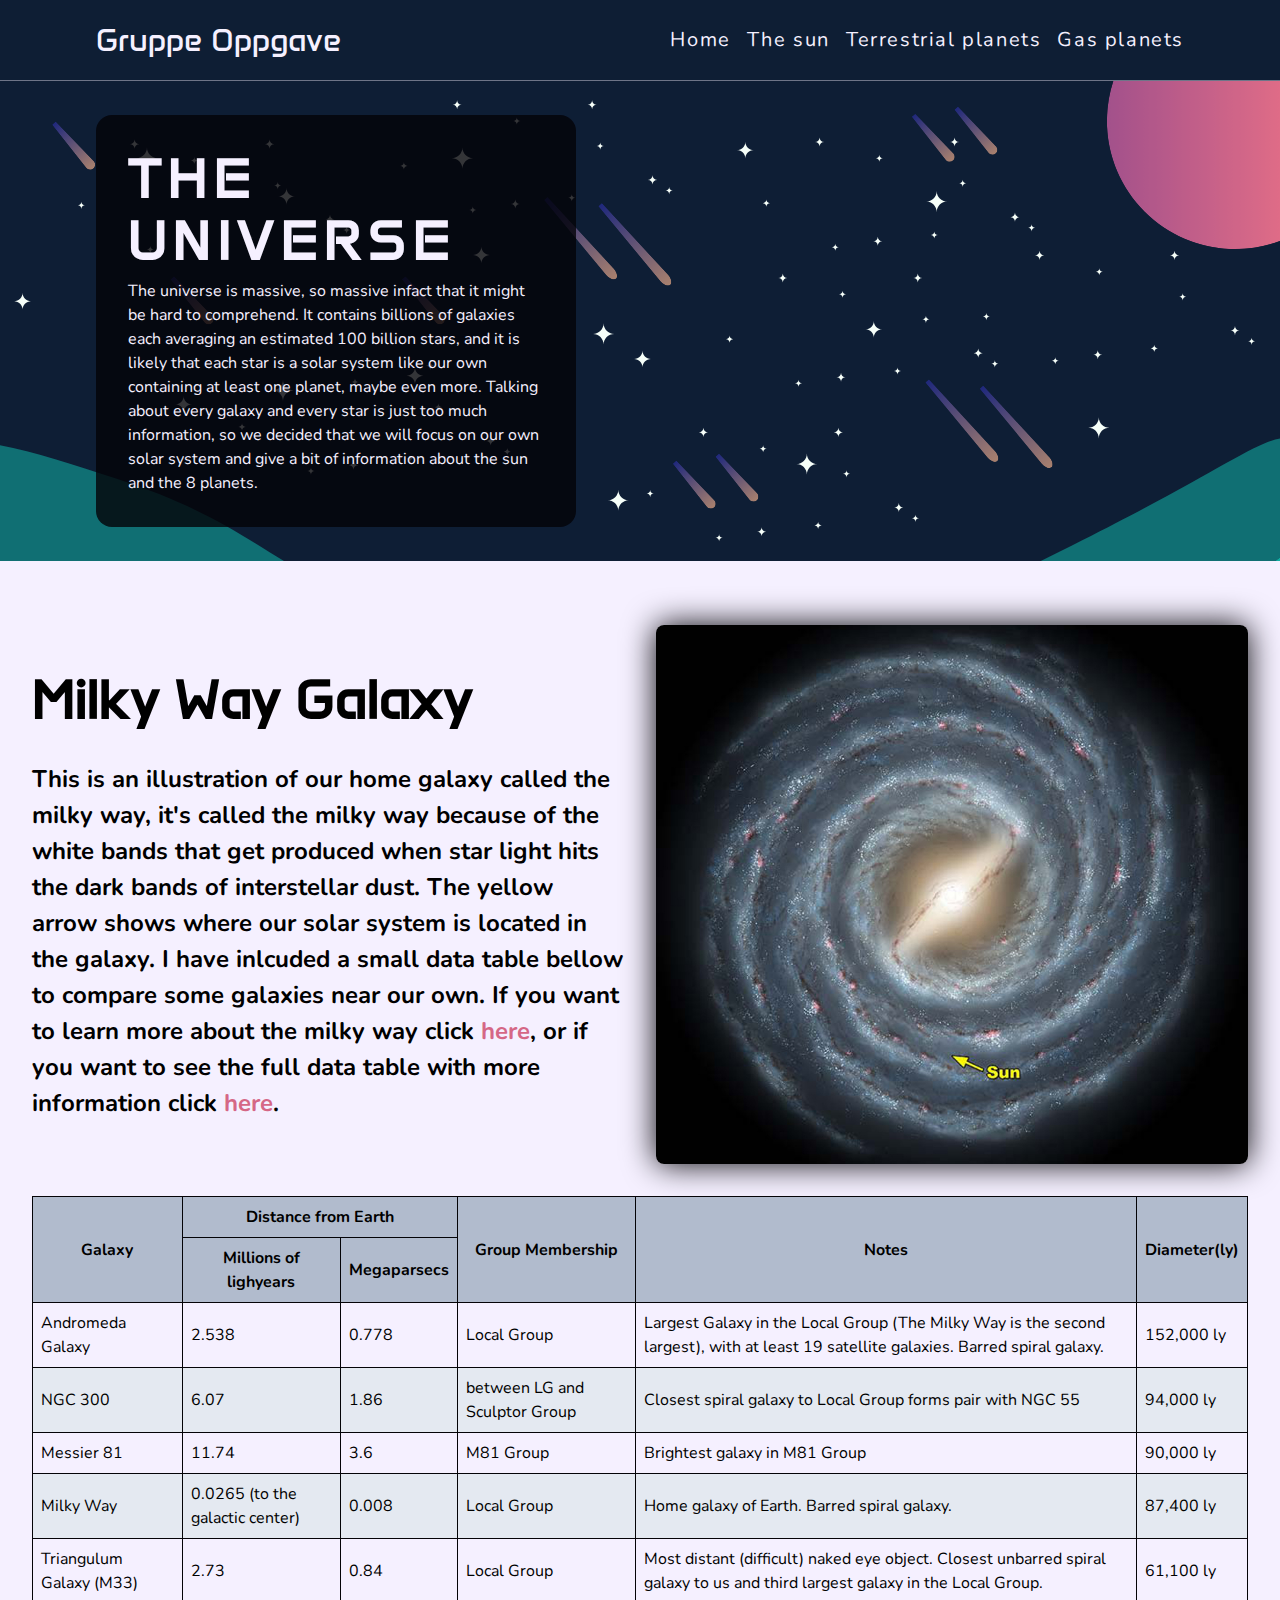
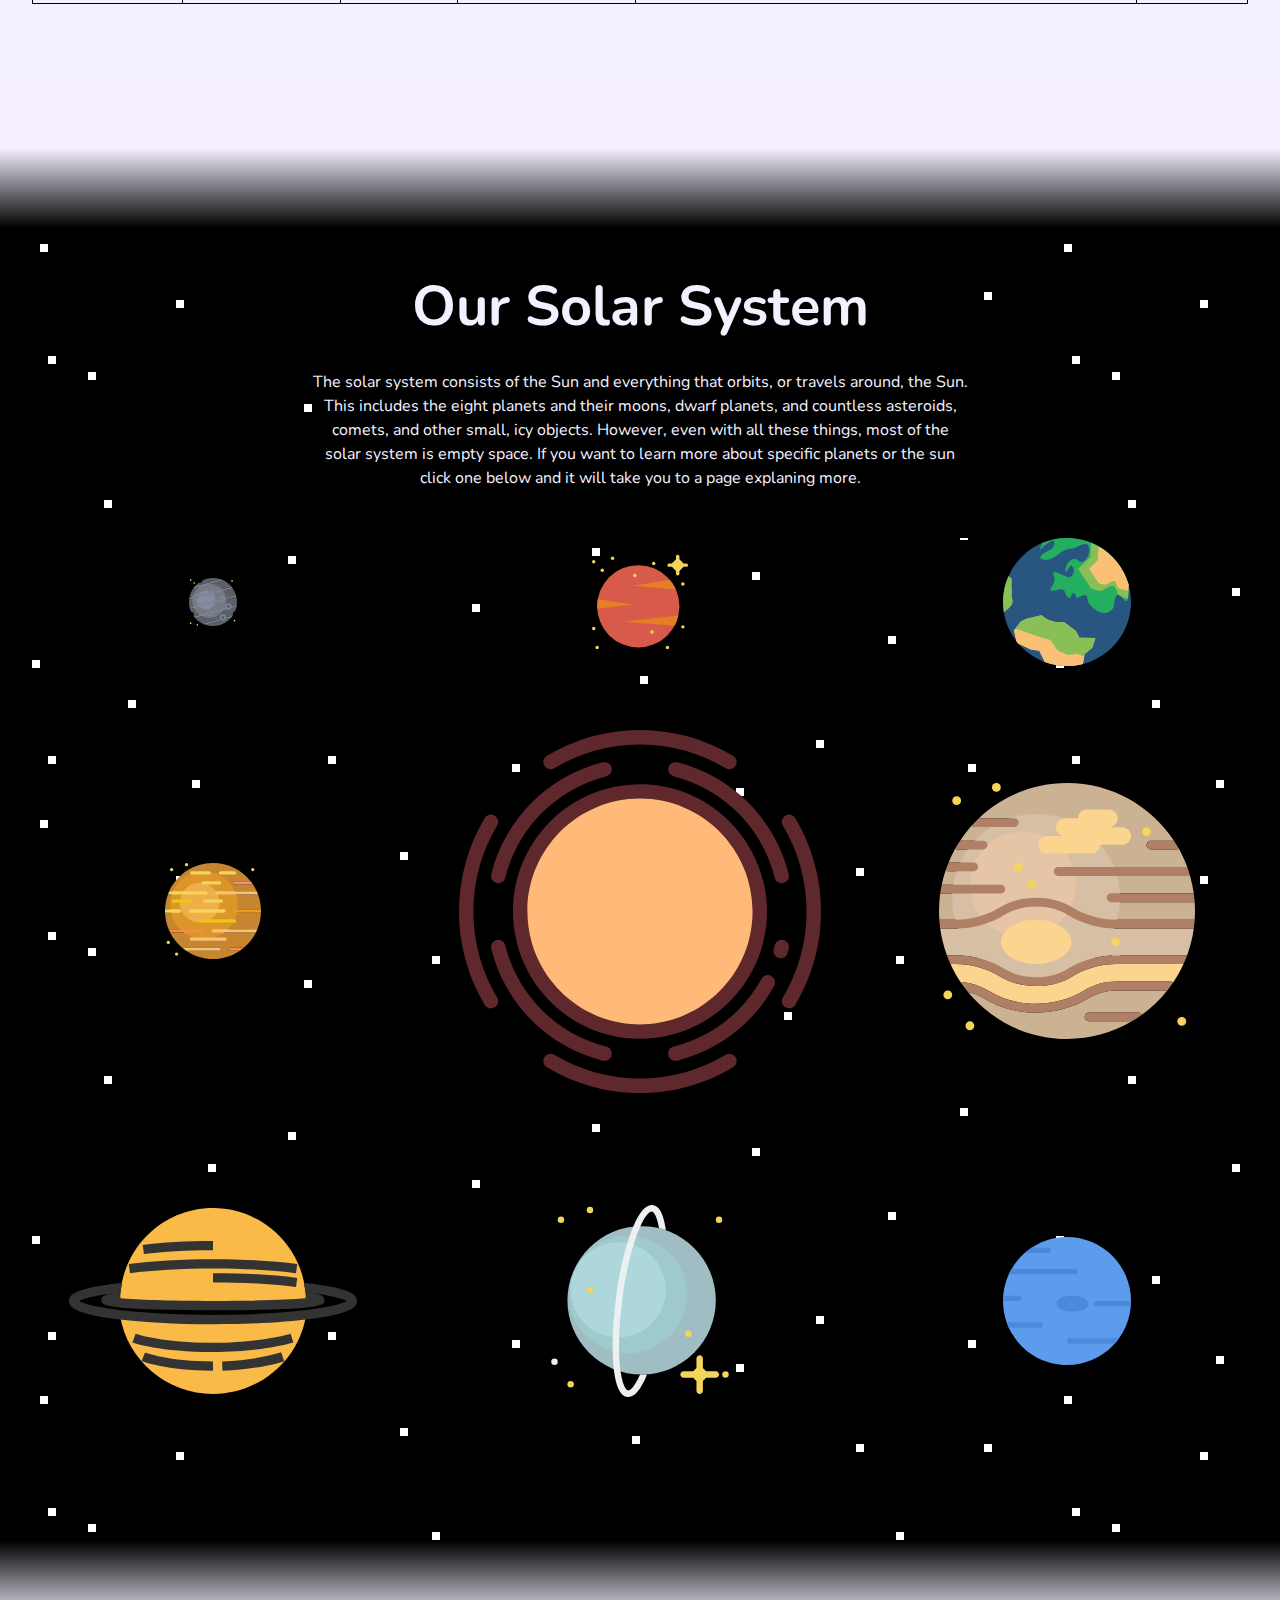
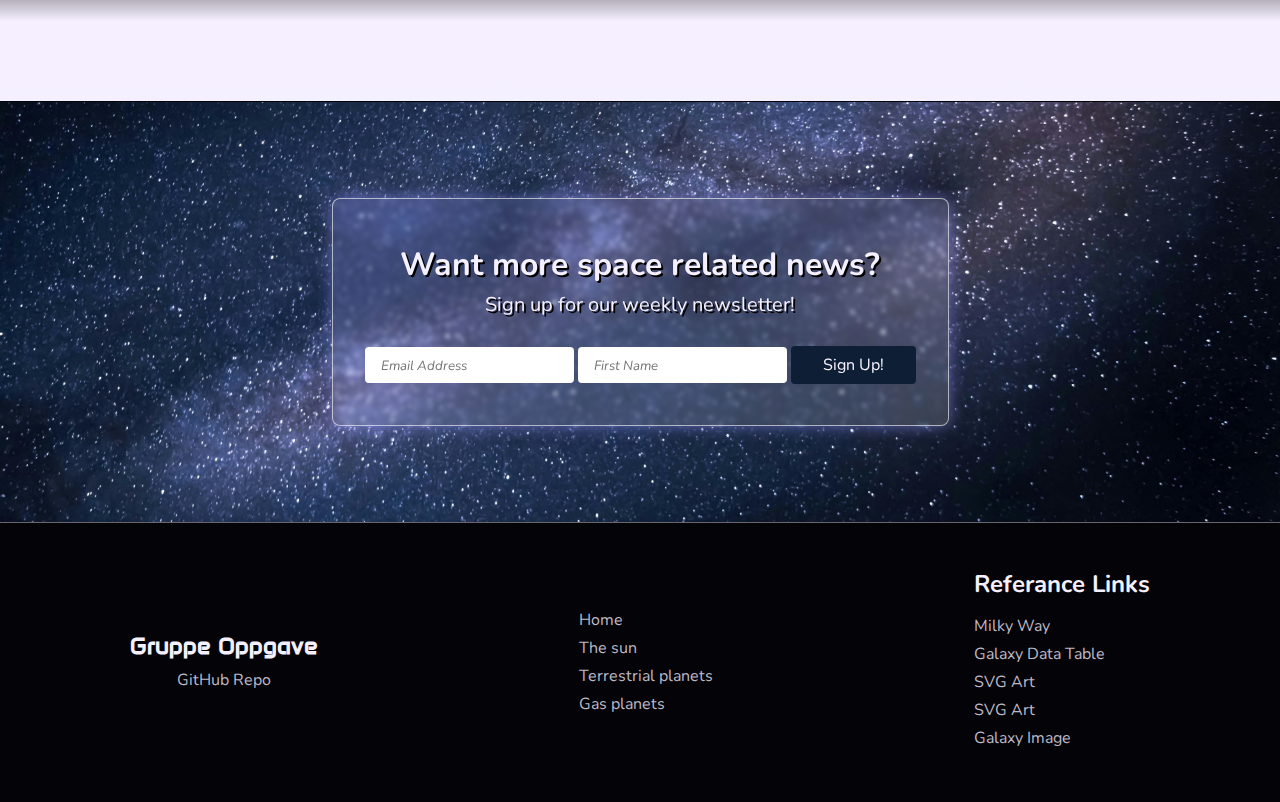
<file: index.html>
<!DOCTYPE html>
<html lang="en">
  <head>
    <meta charset="UTF-8" />
    <meta name="viewport" content="width=device-width, initial-scale=1.0" />
    <link rel="preconnect" href="https://fonts.googleapis.com" />
    <link rel="preconnect" href="https://fonts.gstatic.com" crossorigin />
    <link
      href="https://fonts.googleapis.com/css2?family=Anta&family=Nunito:ital,wght@0,200..1000;1,200..1000&display=swap"
      rel="stylesheet"
    />
    <link rel="icon" type="image/svg" href="./images/favicon.svg" />
    <link rel="stylesheet" href="./CSS/landing.css" />
    <link rel="stylesheet" href="./CSS/style.css" />
    <title>Space Oppgave</title>
  </head>
  <body>
    <!-- HEADER SEKSJON -->
    <header class="primary-header">
      <nav class="header-nav-bar">
        <a href="index.html" class="logo-link">Gruppe Oppgave</a>
        <ul class="hdr-nav-ul">
          <li><a href="index.html">Home</a></li>
          <li><a href="./pages/sun.html">The sun</a></li>
          <li><a href="./pages/terrestrial.html">Terrestrial planets</a></li>
          <li><a href="./pages/gas.html">Gas planets</a></li>
        </ul>
      </nav>
    </header>
    <!-- MAIN SEKSJON -->
    <main>
      <!-- KORT INTRODUKSJON MEG BAKGRUNNS BILDE -->
      <div class="intro-vector-bg">
        <div class="info-txt">
          <h1 class="title-txt">The Universe</h1>
          <p>
            The universe is massive, so massive infact that it might be hard to
            comprehend. It contains billions of galaxies each averaging an
            estimated 100 billion stars, and it is likely that each star is a
            solar system like our own containing at least one planet, maybe even
            more. Talking about every galaxy and every star is just too much
            information, so we decided that we will focus on our own solar
            system and give a bit of information about the sun and the 8
            planets.
          </p>
        </div>
      </div>
      <!-- LITT INFO OM MELKEVEIEN MED EN DATA TABLE -->
      <section class="milky-way">
        <div class="milky-way-container">
          <div class="milky-way-info">
            <h2>Milky Way Galaxy</h2>
            <p>
              This is an illustration of our home galaxy called the milky way,
              it's called the milky way because of the white bands that get
              produced when star light hits the dark bands of interstellar dust.
              The yellow arrow shows where our solar system is located in the
              galaxy. I have inlcuded a small data table bellow to compare some
              galaxies near our own. If you want to learn more about the milky
              way click
              <a
                href="https://en.wikipedia.org/wiki/Milky_Way"
                target="_blank"
                rel="noopener noreferrer"
                >here</a
              >, or if you want to see the full data table with more information
              click
              <a
                href="https://en.wikipedia.org/wiki/List_of_nearest_galaxies"
                target="_blank"
                rel="noopener noreferrer"
                >here</a
              >.
            </p>
          </div>

          <img
            src="./images/background/milkyway.jpg"
            class="milky-way-img"
            alt="Illustration of milky way galaxy"
          />

          <div class="galaxy-table-container">
            <table class="galaxy-table">
              <thead class="table-head">
                <tr class="tr-category">
                  <th rowspan="2">Galaxy</th>
                  <th colspan="2">Distance from Earth</th>
                  <th rowspan="2">Group Membership</th>
                  <th rowspan="2">Notes</th>
                  <th rowspan="2">Diameter(ly)</th>
                </tr>
                <tr>
                  <th>Millions of lighyears</th>
                  <th>Megaparsecs</th>
                </tr>
              </thead>

              <tbody class="table-body">
                <tr>
                  <td>Andromeda Galaxy</td>
                  <td>2.538</td>
                  <td>0.778</td>
                  <td>Local Group</td>
                  <td>
                    Largest Galaxy in the Local Group (The Milky Way is the
                    second largest), with at least 19 satellite galaxies. Barred
                    spiral galaxy.
                  </td>
                  <td>152,000 ly</td>
                </tr>
                <tr>
                  <td>NGC 300</td>
                  <td>6.07</td>
                  <td>1.86</td>
                  <td>between LG and Sculptor Group</td>
                  <td>
                    Closest spiral galaxy to Local Group forms pair with NGC 55
                  </td>
                  <td>94,000 ly</td>
                </tr>
                <tr>
                  <td>Messier 81</td>
                  <td>11.74</td>
                  <td>3.6</td>
                  <td>M81 Group</td>
                  <td>Brightest galaxy in M81 Group</td>
                  <td>90,000 ly</td>
                </tr>
                <tr>
                  <td>Milky Way</td>
                  <td>0.0265 (to the galactic center)</td>
                  <td>0.008</td>
                  <td>Local Group</td>
                  <td>Home galaxy of Earth. Barred spiral galaxy.</td>
                  <td>87,400 ly</td>
                </tr>
                <tr>
                  <td>Triangulum Galaxy (M33)</td>
                  <td>2.73</td>
                  <td>0.84</td>
                  <td>Local Group</td>
                  <td>
                    Most distant (difficult) naked eye object. Closest unbarred
                    spiral galaxy to us and third largest galaxy in the Local
                    Group.
                  </td>
                  <td>61,100 ly</td>
                </tr>
              </tbody>
            </table>
          </div>
        </div>
      </section>

      <!-- LINEAR GRADIENT DIVIDER -->
      <div class="divider-top"></div>

      <section class="solar-system">
        <!-- VÅRT SOL SYSTEM KORT INTRO -->
        <div class="solar-system__information">
          <h2 class="solar-system-title">Our Solar System</h2>
          <p>
            The solar system consists of the Sun and everything that orbits, or
            travels around, the Sun. This includes the eight planets and their
            moons, dwarf planets, and countless asteroids, comets, and other
            small, icy objects. However, even with all these things, most of the
            solar system is empty space. If you want to learn more about
            specific planets or the sun click one below and it will take you to
            a page explaning more.
          </p>
        </div>
        <!-- SOLSYSTEM GRAFIKK GRID -->
        <div class="planet-grid">
          <figure class="planet mercury">
            <a href="./pages/terrestrial.html#mercury-link"
              ><img
                src="./images/planets svg/mercury.svg"
                title="Mercury"
                alt="Mercury"
            /></a>
          </figure>

          <figure class="planet venus">
            <a href="./pages/terrestrial.html#venus-link"
              ><img
                src="./images/planets svg/venus.svg"
                title="Venus"
                alt="Venus"
            /></a>
          </figure>

          <figure class="planet earth">
            <a href="./pages/terrestrial.html#earth-link"
              ><img
                src="./images/planets svg/earth.svg"
                title="Earth"
                alt="Earth"
            /></a>
          </figure>

          <figure class="planet mars">
            <a href="./pages/terrestrial.html#mars-link"
              ><img src="./images/planets svg/mars.svg" title="Mars" alt="Mars"
            /></a>
          </figure>

          <figure class="planet sun">
            <a href="./pages/sun.html#"
              ><img src="./images/planets svg/sun.svg" title="Sun" alt="Sun" />
          </figure></a>

          <figure class="planet jupiter">
            <a href="./pages/gas.html#jupiter-link"
              ><img
                src="./images/planets svg/jupiter.svg"
                title="Jupiter"
                alt="Jupiter"
            /></a>
          </figure>

          <figure class="planet saturn">
            <a href="./pages/gas.html#saturn-link"
              ><img
                src="./images/planets svg/saturn.svg"
                title="Saturn"
                alt="Saturn"
            /></a>
          </figure>

          <figure class="planet uranus">
            <a href="./pages/gas.html#uranus-link"
              ><img
                src="./images/planets svg/uranus.svg"
                title="Uranus"
                alt="Uranus"
            /></a>
          </figure>

          <figure class="planet neptune">
            <a href="./pages/gas.html#neptune-link"
              ><img
                src="./images/planets svg/neptune.svg"
                title="Neptune"
                alt="Neptune"
            /></a>
          </figure>
        </div>
      </section>

      <!-- LINEAR GRADIENT DIVIDER -->
      <div class="divider-bottom"></div>

      <section class="newsletter-sign-up">
        <div class="newsletter-container">
          <div class="newsletter-txt">
            <h2>Want more space related news?</h2>
            <p>Sign up for our weekly newsletter!</p>
          </div>

          <form name="Newsletter" class="newsletter-form">
            <input type="email" placeholder="Email Address" />
            <input type="text" placeholder="First Name" />
            <button type="submit" class="submit-btn">Sign Up!</button>
          </form>
        </div>
      </section>
    </main>
    <!-- FOOTER SEKSJON -->
    <footer class="primary-footer">
      <div class="ftr-container">
        <div class="ftr-personal-links">
          <h2>Gruppe Oppgave</h2>
          <a
            href="https://github.com/DanielDT12/Space"
            target="_blank"
            rel="noopener noreferrer"
            >GitHub Repo</a
          >
        </div>

        <nav class="ftr-primary-nav">
          <ul class="ftr-nav-ul">
            <li><a href="index.html">Home</a></li>
            <li><a href="./pages/sun.html">The sun</a></li>
            <li><a href="./pages/terrestrial.html">Terrestrial planets</a></li>
            <li><a href="./pages/gas.html">Gas planets</a></li>
          </ul>
        </nav>

        <div class="ftr-referance-links">
          <h3>Referance Links</h3>
          <ul class="ul-referance">
            <li>
              <a
                href="https://en.wikipedia.org/wiki/Milky_Way"
                target="_blank"
                rel="noopener noreferrer"
                >Milky Way</a
              >
            </li>
            <li>
              <a
                href="https://en.wikipedia.org/wiki/List_of_nearest_galaxies"
                target="_blank"
                rel="noopener noreferrer"
                >Galaxy Data Table</a
              >
            </li>
            <li>
              <a
                href="https://www.svgrepo.com/"
                target="_blank"
                rel="noopener noreferrer"
                >SVG Art</a
              >
            </li>
            <li>
              <a
                href="https://www.vecteezy.com/vector-art/8029888-galaxy-space-abstract-background-with-star-and-comet-shapes-vector"
                target="_blank"
                rel="noopener noreferrer"
                >SVG Art</a
              >
            </li>
            <li>
              <a
                href="https://www.pexels.com/photo/photo-of-galaxy-207529/"
                target="_blank"
                rel="noopener noreferrer"
                >Galaxy Image</a
              >
            </li>
          </ul>
        </div>
      </div>
    </footer>
  </body>
</html>
</file>
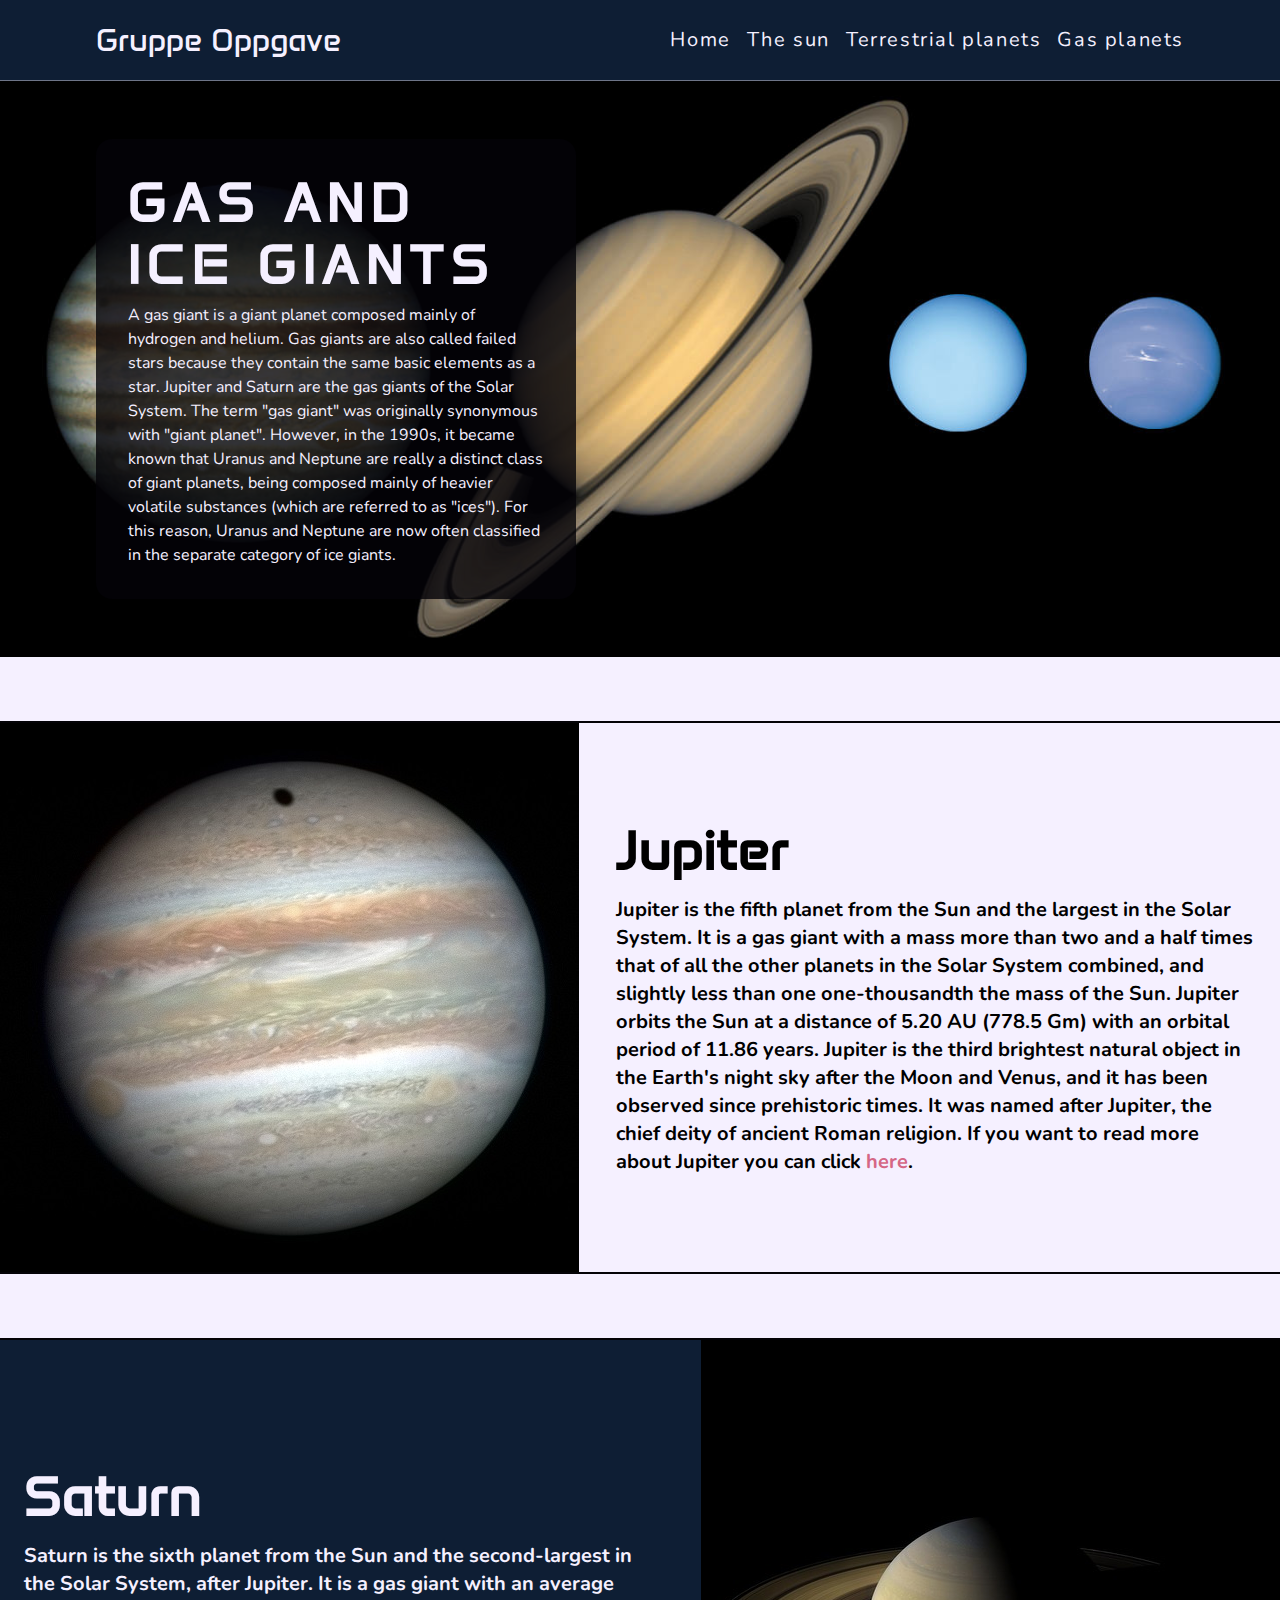
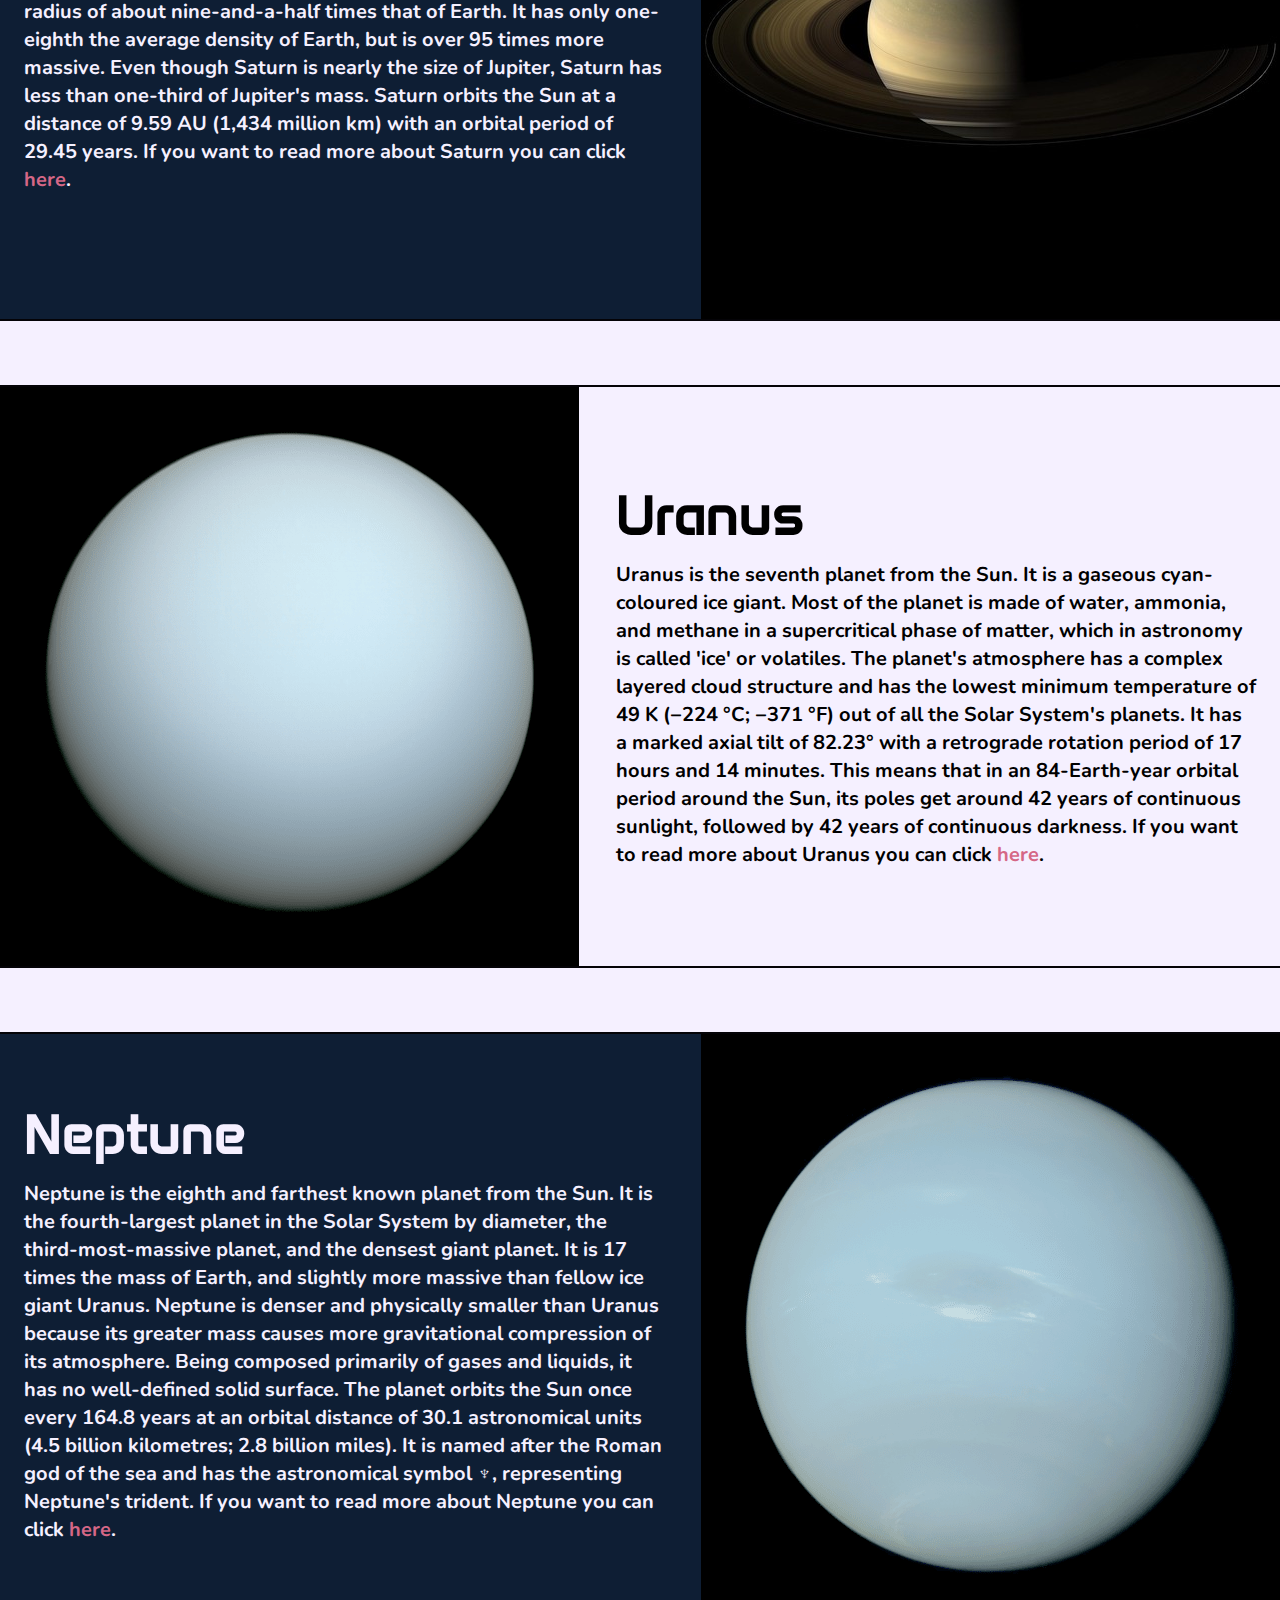
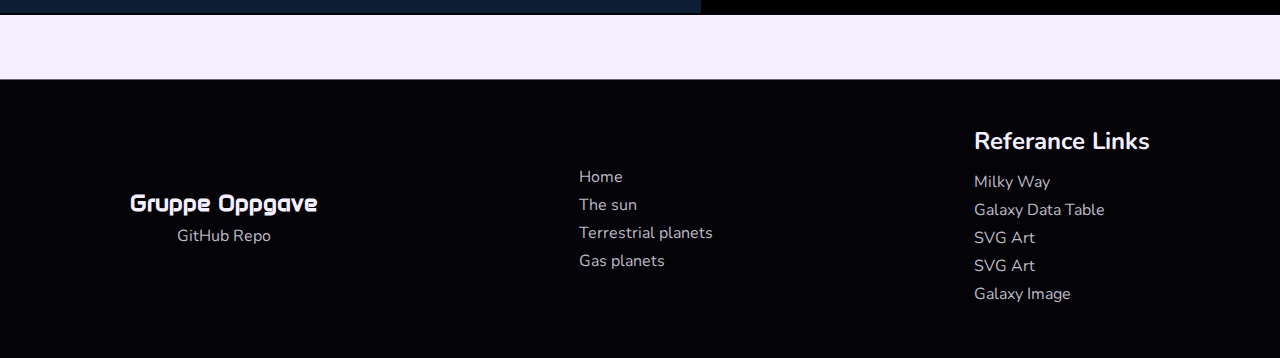
<file: pages/gas.html>
<!DOCTYPE html>
<html lang="en">
  <head>
    <meta charset="UTF-8" />
    <meta name="viewport" content="width=device-width, initial-scale=1.0" />
    <link rel="preconnect" href="https://fonts.googleapis.com">
    <link rel="preconnect" href="https://fonts.gstatic.com" crossorigin>
    <link href="https://fonts.googleapis.com/css2?family=Anta&family=Nunito:ital,wght@0,200..1000;1,200..1000&display=swap" rel="stylesheet">
    <link rel="icon" type="image/svg" href="../images/favicon.svg">
    <link rel="stylesheet" href="../CSS/gas.css">
    <link rel="stylesheet" href="../CSS/style.css"/>
    <title>Space Oppgave</title>
  </head>
  <body>

    <header class="primary-header">
      <nav class="header-nav-bar">
        <a href="../index.html" class="logo-link" title="Home Page">Gruppe Oppgave</a>
        <ul class="hdr-nav-ul">
          <li><a href="../index.html" title="Home Page">Home</a></li>
          <li><a href="sun.html" title="Takes you to a page about the sun">The sun</a></li>
          <li><a href="terrestrial.html" title="Takes you to a page about the terrestrial planets">Terrestrial planets</a></li>
          <li><a href="gas.html" title="Takes you to a page about gas and ice giants">Gas planets</a></li>
        </ul>
      </nav>
    </header>

    <main>
        <!-- KORT INTRODUKSJON MEG BAKGRUNNS BILDE -->
        <div class="intro-gas-giants-bg">
            <div class="info-txt">
                <h1 class="title-txt">Gas and Ice Giants</h1>
                <p>A gas giant is a giant planet composed mainly of hydrogen and helium. Gas giants are also called failed stars because they contain the same basic elements as a star. Jupiter and Saturn are the gas giants of the Solar System. The term "gas giant" was originally synonymous with "giant planet". However, in the 1990s, it became known that Uranus and Neptune are really a distinct class of giant planets, being composed mainly of heavier volatile substances (which are referred to as "ices"). For this reason, Uranus and Neptune are now often classified in the separate category of ice giants.</p>
            </div>
        </div>
      <section class="gas-ice-section">
        <div class="gas-planets mq-jupiter">
          <img src="../images/gas-planets/jupiter.jpg" alt="Jupiter" class="gas-ice-img">
          <div class="gas-info margin-inline-auto">
              <h2><a id="jupiter-link">Jupiter</a></h2>
              <p>Jupiter is the fifth planet from the Sun and the largest in the Solar System. It is a gas giant with a mass more than two and a half times that of all the other planets in the Solar System combined, and slightly less than one one-thousandth the mass of the Sun. Jupiter orbits the Sun at a distance of 5.20 AU (778.5 Gm) with an orbital period of 11.86 years. Jupiter is the third brightest natural object in the Earth's night sky after the Moon and Venus, and it has been observed since prehistoric times. It was named after Jupiter, the chief deity of ancient Roman religion. If you want to read more about Jupiter you can click <a href="https://en.wikipedia.org/wiki/Jupiter" target="_blank" rel="noopener noreferrer" class="wiki-link" title="Open wikipedia in a new window">here</a>.</p>
          </div>
        </div>

        <div class="gas-planets bg-blue-white-txt">
          <div class="gas-info margin-inline-auto">
              <h2><a id="saturn-link">Saturn</a></h2>
              <p>Saturn is the sixth planet from the Sun and the second-largest in the Solar System, after Jupiter. It is a gas giant with an average radius of about nine-and-a-half times that of Earth. It has only one-eighth the average density of Earth, but is over 95 times more massive. Even though Saturn is nearly the size of Jupiter, Saturn has less than one-third of Jupiter's mass. Saturn orbits the Sun at a distance of 9.59 AU (1,434 million km) with an orbital period of 29.45 years. If you want to read more about Saturn you can click <a href="https://en.wikipedia.org/wiki/Saturn" target="_blank" rel="noopener noreferrer" class="wiki-link white-text-deco" title="Open wikipedia in a new window">here</a>.</p>
          </div>
          <img src="../images/gas-planets/saturn.jpg" alt="Saturn" class="gas-ice-img">
        </div>

        <div class="gas-planets mq-uranus">
          <img src="../images/gas-planets/uranus.png" alt="Uranus" class="gas-ice-img">
          <div class="gas-info margin-inline-auto">
              <h2><a id="uranus-link">Uranus</a></h2>
              <p>Uranus is the seventh planet from the Sun. It is a gaseous cyan-coloured ice giant. Most of the planet is made of water, ammonia, and methane in a supercritical phase of matter, which in astronomy is called 'ice' or volatiles. The planet's atmosphere has a complex layered cloud structure and has the lowest minimum temperature of 49 K (−224 °C; −371 °F) out of all the Solar System's planets. It has a marked axial tilt of 82.23° with a retrograde rotation period of 17 hours and 14 minutes. This means that in an 84-Earth-year orbital period around the Sun, its poles get around 42 years of continuous sunlight, followed by 42 years of continuous darkness. If you want to read more about Uranus you can click <a href="https://en.wikipedia.org/wiki/Uranus" target="_blank" rel="noopener noreferrer" class="wiki-link" title="Open wikipedia in a new window">here</a>.</p>
          </div>
        </div>

        <div class="gas-planets bg-blue-white-txt">
          <div class="gas-info margin-inline-auto">
            <h2><a id="neptune-link">Neptune</a></h2>
            <p>Neptune is the eighth and farthest known planet from the Sun. It is the fourth-largest planet in the Solar System by diameter, the third-most-massive planet, and the densest giant planet. It is 17 times the mass of Earth, and slightly more massive than fellow ice giant Uranus. Neptune is denser and physically smaller than Uranus because its greater mass causes more gravitational compression of its atmosphere. Being composed primarily of gases and liquids, it has no well-defined solid surface. The planet orbits the Sun once every 164.8 years at an orbital distance of 30.1 astronomical units (4.5 billion kilometres; 2.8 billion miles). It is named after the Roman god of the sea and has the astronomical symbol ♆, representing Neptune's trident. If you want to read more about Neptune you can click <a href="https://en.wikipedia.org/wiki/Neptune" target="_blank" rel="noopener noreferrer" class="wiki-link white-text-deco" title="Open wikipedia in a new window">here</a>.</p>
          </div>
          <img src="../images/gas-planets/neptune.png" alt="Neptune" class="gas-ice-img">
        </div>
      </section>
    </main>

    <footer class="primary-footer">
      <div class="ftr-container">
        <div class="ftr-personal-links">
          <h2>Gruppe Oppgave</h2>
          <a href="https://github.com/DanielDT12/Space" target="_blank" rel="noopener noreferrer" title="Open GitHub repo in a new window">GitHub Repo</a>
        </div>

        <nav class="ftr-primary-nav">
          <ul class="ftr-nav-ul">
            <li><a href="../index.html" title="Home Page">Home</a></li>
            <li><a href="sun.html" title="Takes you to a page about the sun">The sun</a></li>
            <li><a href="terrestrial.html" title="Takes you to a page about terrestrial planets">Terrestrial planets</a></li>
            <li><a href="gas.html" title="Takes you to a page aobut gas and ice giants">Gas planets</a></li>
          </ul>
        </nav>

        <div class="ftr-referance-links">
          <h3>Referance Links</h3>
          <ul class="ul-referance">
            <li><a href="https://en.wikipedia.org/wiki/Milky_Way" target="_blank" rel="noopener noreferrer">Milky Way</a></li>
            <li><a href="https://en.wikipedia.org/wiki/List_of_nearest_galaxies" target="_blank" rel="noopener noreferrer">Galaxy Data Table</a></li>
            <li><a href="https://www.svgrepo.com/" target="_blank" rel="noopener noreferrer">SVG Art</a></li>
            <li><a href="https://www.vecteezy.com/vector-art/8029888-galaxy-space-abstract-background-with-star-and-comet-shapes-vector" target="_blank" rel="noopener noreferrer">SVG Art</a></li>
            <li><a href="https://www.pexels.com/photo/photo-of-galaxy-207529/" target="_blank" rel="noopener noreferrer">Galaxy Image</a></li>
          </ul>
        </div>
      </div>
    </footer>
  </body>
</html>
</file>
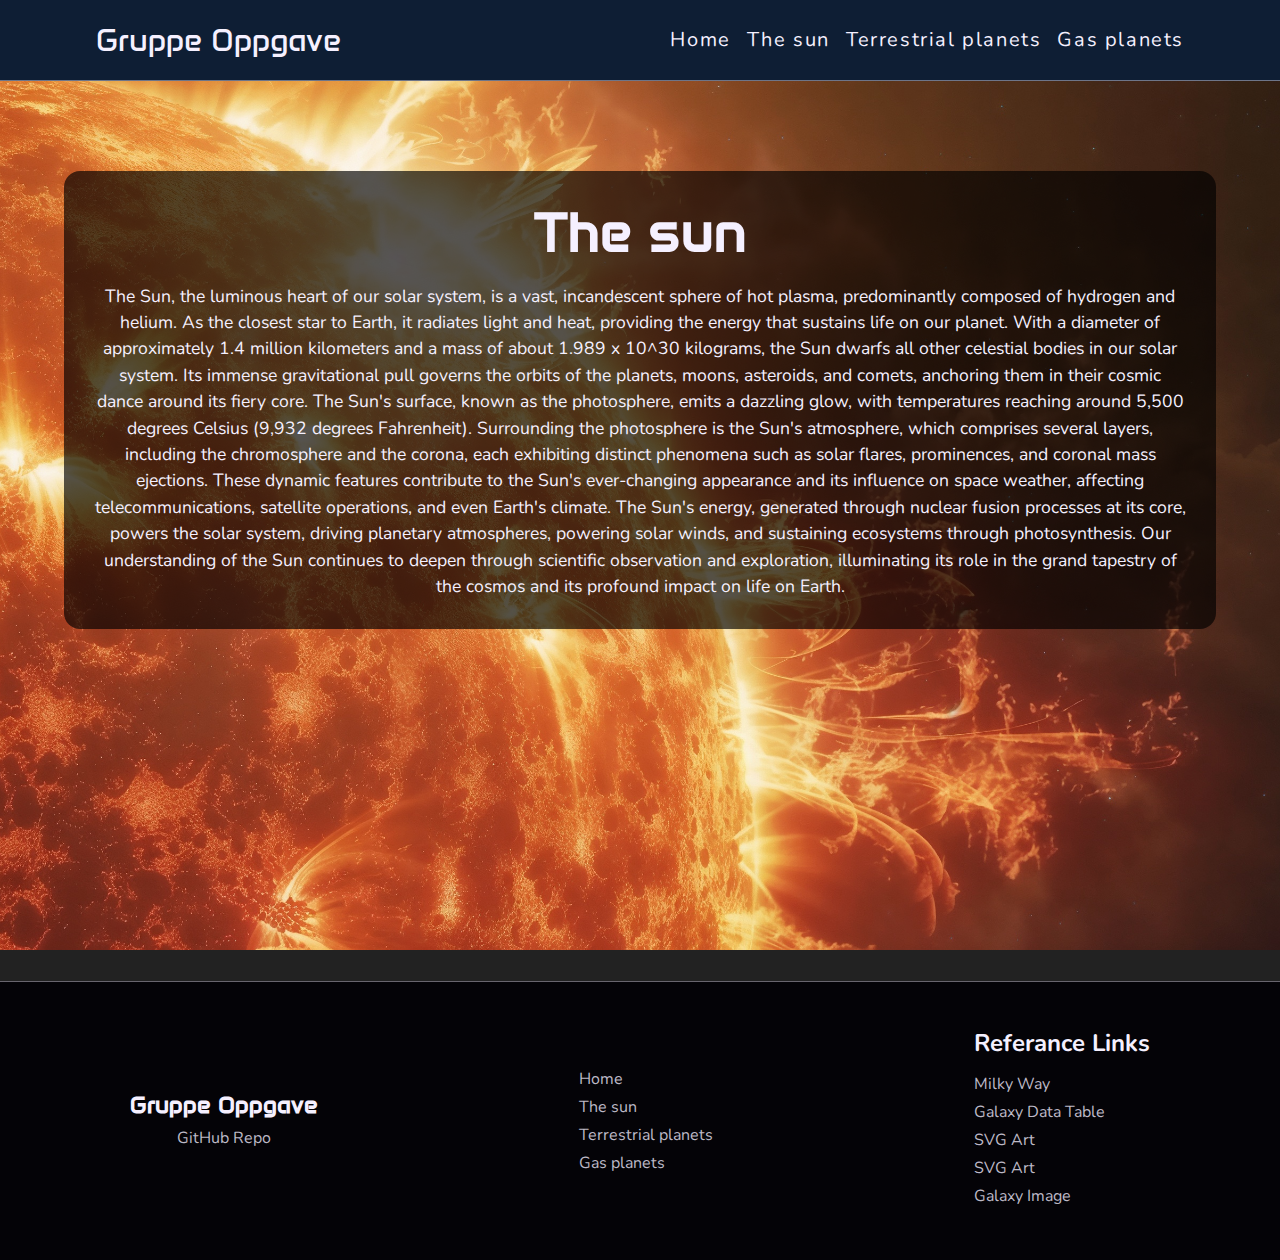
<file: pages/sun.html>
<!DOCTYPE html>
<html lang="en">
  <head>
    <meta charset="UTF-8" />
    <meta name="viewport" content="width=device-width, initial-scale=1.0" />
    <link rel="preconnect" href="https://fonts.googleapis.com" />
    <link rel="preconnect" href="https://fonts.gstatic.com" crossorigin />
    <link
      href="https://fonts.googleapis.com/css2?family=Anta&family=Nunito:ital,wght@0,200..1000;1,200..1000&display=swap"
      rel="stylesheet"
    />
    <link rel="icon" type="image/svg" href="../images/favicon.svg" />
    <link rel="stylesheet" href="../CSS/style.css" />
    <link rel="stylesheet" href="../CSS/sun.css" />
    <title>terrestrial planets</title>
  </head>
  <body>
    <!-- HEADER SEKSJON -->
    <header class="primary-header">
      <nav class="header-nav-bar">
        <a href="../index.html" class="logo-link">Gruppe Oppgave</a>
        <ul class="hdr-nav-ul">
          <li><a href="../index.html">Home</a></li>
          <li><a href="../pages/sun.html">The sun</a></li>
          <li><a href="../pages/terrestrial.html">Terrestrial planets</a></li>
          <li><a href="../pages/gas.html">Gas planets</a></li>
        </ul>
      </nav>
    </header>
    <!-- MAIN SEKSJON -->
    <main>
      <div class="sun">
        <div class="text-box-sun">
          <h2 class="suntitle"><a id="sun-link">The sun</a></h2>
          <p>
            The Sun, the luminous heart of our solar system, is a vast,
            incandescent sphere of hot plasma, predominantly composed of
            hydrogen and helium. As the closest star to Earth, it radiates light
            and heat, providing the energy that sustains life on our planet.
            With a diameter of approximately 1.4 million kilometers and a mass
            of about 1.989 x 10^30 kilograms, the Sun dwarfs all other celestial
            bodies in our solar system. Its immense gravitational pull governs
            the orbits of the planets, moons, asteroids, and comets, anchoring
            them in their cosmic dance around its fiery core. The Sun's surface,
            known as the photosphere, emits a dazzling glow, with temperatures
            reaching around 5,500 degrees Celsius (9,932 degrees Fahrenheit).
            Surrounding the photosphere is the Sun's atmosphere, which comprises
            several layers, including the chromosphere and the corona, each
            exhibiting distinct phenomena such as solar flares, prominences, and
            coronal mass ejections. These dynamic features contribute to the
            Sun's ever-changing appearance and its influence on space weather,
            affecting telecommunications, satellite operations, and even Earth's
            climate. The Sun's energy, generated through nuclear fusion
            processes at its core, powers the solar system, driving planetary
            atmospheres, powering solar winds, and sustaining ecosystems through
            photosynthesis. Our understanding of the Sun continues to deepen
            through scientific observation and exploration, illuminating its
            role in the grand tapestry of the cosmos and its profound impact on
            life on Earth.
          </p>
        </div>
        <!-- <div class="sunpic"> -->
        <!-- <img src="" alt="sun pic" /> -->
        <!-- </div> -->
      </div>
    </main>

    <!-- FOOTER SEKSJON -->
    <footer class="primary-footer">
      <div class="ftr-container">
        <div class="ftr-personal-links">
          <h2>Gruppe Oppgave</h2>
          <a
            href="https://github.com/DanielDT12/Space"
            target="_blank"
            rel="noopener noreferrer"
            >GitHub Repo</a
          >
        </div>

        <nav class="ftr-primary-nav">
          <ul class="ftr-nav-ul">
            <li><a href="../index.html">Home</a></li>
            <li><a href="sun.html">The sun</a></li>
            <li><a href="terrestrial.html">Terrestrial planets</a></li>
            <li><a href="gas.html">Gas planets</a></li>
          </ul>
        </nav>

        <div class="ftr-referance-links">
          <h3>Referance Links</h3>
          <ul class="ul-referance">
            <li>
              <a
                href="https://en.wikipedia.org/wiki/Milky_Way"
                target="_blank"
                rel="noopener noreferrer"
                >Milky Way</a
              >
            </li>
            <li>
              <a
                href="https://en.wikipedia.org/wiki/List_of_nearest_galaxies"
                target="_blank"
                rel="noopener noreferrer"
                >Galaxy Data Table</a
              >
            </li>
            <li>
              <a
                href="https://www.svgrepo.com/"
                target="_blank"
                rel="noopener noreferrer"
                >SVG Art</a
              >
            </li>
            <li>
              <a
                href="https://www.vecteezy.com/vector-art/8029888-galaxy-space-abstract-background-with-star-and-comet-shapes-vector"
                target="_blank"
                rel="noopener noreferrer"
                >SVG Art</a
              >
            </li>
            <li>
              <a
                href="https://www.pexels.com/photo/photo-of-galaxy-207529/"
                target="_blank"
                rel="noopener noreferrer"
                >Galaxy Image</a
              >
            </li>
          </ul>
        </div>
      </div>
    </footer>
  </body>
</html>
</file>
<file: CSS/landing.css>
:root {
    /* FONT SIZE */
    --fs-800: 3.5rem;
    --fs-700: 2rem;
    --fs-600: 1.5rem;
    --fs-500: 1.25rem;
    --fs-400: 1rem;

    /* VANLIG FONT ALLE ELEMENTER */
    --ff-regular:"Nunito", sans-serif;
    --fw-bold: 700;
    --fw-regular: 400;

    /* SPESIAL FONT OVERSKRIFT */
    --ff-special: "Anta", sans-serif;
    --fw-special: 400;

    /* PRIMÆR FARGER */
    --clr-heading: hsl(215, 58%, 13%);
    --clr-accent-pink: hsl(343, 57%, 62%);

    /* NØYTRAL FARGER */
    --clr-bg-light: hsl(261, 100%, 97%);
    --clr-txt: hsl(252, 45%, 2%);
    --clr-txt-light: var(--clr-bg-light);

    /* BORDER RADIUS */
    --brdr-rad-light: .5rem;
    --brdr-rad-normal: 1rem;
    --brdr-rad-heavy: 2rem;

}

/* MELKEVEIEN GALAKSE SEKSJON */

.milky-way-container {
    display: grid;
    place-items: center;
    grid-template-columns: 1fr 1fr;
    gap: 2rem;
    margin: 4rem 2rem;
}

.milky-way-info {
    display: flex;
    flex-direction: column;
    gap: 2rem;
    max-width: 40rem;
    & h2 {
        font-size: var(--fs-800);
        font-family: var(--ff-special);
    }

    & p {
        font-size: var(--fs-600);
        font-weight: var(--fw-bold);
    }

    & a {
        color: var(--clr-accent-pink);
        text-decoration: none;
    }

    & a:hover {
        text-decoration: underline;
        text-decoration-color: var(--clr-txt);
    }
}

.milky-way-img {
    border-radius: .5rem;
    box-shadow: 0 0 2rem var(--clr-txt);
}

/* DATA TABLE GALAKSER */
.galaxy-table-container {
    grid-area: 2 / 1 / 3 / span 2;
}

.galaxy-table {
    border-collapse: collapse;

    & td, th, tr {
        border: 1px solid var(--clr-txt);
        padding: 8px;
    }
    
}

.table-head:nth-child(1) {
    background-color: hsl(219, 22%, 75%);
}

.table-body {
    & tr:nth-child(even) {
        background-color: hsl(217, 30%, 92%);
    }
}


/* SOLAR SYSTEM SEKSJON MED SVG GRAFIKK */
.divider-top {
    min-height: 10rem;
    background-image: linear-gradient(to bottom, transparent, var(--clr-bg-light), black);
}

.solar-system {
    display: flex;
    flex-direction: column;
    justify-content: center;
    align-items: center;
    padding-inline: 2rem;
    color: var(--clr-txt-light);
    background-image: url(../images/background/space-black-pixel-bg.png);
}

.solar-system__information {
    display: grid;
    gap: 2rem;
    max-width: 41rem;
    padding-block: 3rem;
    background-color: black;
    text-align: center;
}

.solar-system-title {
    font-size: var(--fs-800);
}

.planet-grid {
    display: grid;
    gap: 4rem;
    place-items: center;
    grid-template-columns: repeat(3, 1fr);
    padding-bottom: 6rem;
}

/* PLANETER STYLE */
.mercury {
    max-width: 3rem;
    animation: hover-large 12s infinite ease-in-out;
}

.venus {
    max-width: 6rem;
    animation: hover-large 9s infinite ease-in-out;
}

.earth {
    max-width: 8rem;
    animation: hover-large 10s infinite ease-in-out;
}

.mars {
    max-width: 6rem;
    animation: hover-large 11s infinite ease-in-out;
}

.sun {
    max-width: 24rem;
    animation: rotation 180s infinite linear;
}
    /* ROTASJON ANIMASJON SOL */
    @keyframes rotation {
        0% {transform: rotate3d(0, 0, 1, 0deg);}
        25% {transform: rotate3d(0, 0, 1, 90deg);}
        50% {transform: rotate3d(0, 0, 1, 180deg);}
        75% {transform: rotate3d(0, 0, 1, 270deg);}
        100% {transform: rotate3d(0, 0, 1, 360deg);}
    }

.jupiter {
    max-width: 16rem;
    animation: hover-small 9s infinite ease-in-out;
}

.saturn {
    max-width: 18rem;
    animation: hover-small 6s infinite ease-in-out;
}

.uranus {
    max-width: 12rem;
    animation: hover-small 8s infinite ease-in-out;
}

.neptune {
    max-width: 8rem;
    animation: hover-small 7s infinite ease-in-out;
}

/* ANIMASJON PLANTETER */
@keyframes hover-small {
    0%, 100% {
        transform: translateY(0);
    }
    50% {
        transform: translateY(20px);
    }
}

@keyframes hover-large {
    0%, 100% {
        transform: translateY(0);
    }
    50% {
        transform: translateY(40px);
    }
}

.divider-bottom {
    min-height: 10rem;
    background-image: linear-gradient(to top, transparent, var(--clr-bg-light), black);
}

/* NEWSLETTER SEKSJON */
.newsletter-sign-up {
    display: grid;
    place-items: center;
    border-top: 1px solid var(--clr-txt);
    color: var(--clr-txt-light);
    background-image: url(../images/background/galaxy-bg.jpg);
    background-size: cover;
    background-position: center;
}

.newsletter-container {
    margin: 6rem 2rem;
    border: 1px solid rgba(255, 255, 255, 0.6);
    border-radius: .5rem;
    padding: 2rem;
    background-image: linear-gradient(to bottom right, 
        rgba(147, 146, 255, 0.25), rgba(255, 255, 255, 0.15));
    -webkit-backdrop-filter: blur(2px);
    backdrop-filter: blur(2px);
    box-shadow: 0 0 1rem rgba(148, 146, 255, 0.584);
    text-align: center;
}

.newsletter-txt {
    margin-block: 1rem;

    > h2 {
        margin-bottom: .5rem;
        font-size: var(--fs-700);
        text-shadow: 2px 2px black;
    }

    > p {
        font-size: var(--fs-500);
        text-shadow: 2px 2px black;
    }
}

.newsletter-form {
    > input {
        margin-block: 10px;
        padding: .65rem 1rem;
        border: none;
        border-radius: .25rem;
    }

    > input::placeholder {
        font-family: var(--ff-regular);
        font-style: italic;
    }
}

.submit-btn {
    margin-top: 10px;
    border: none;
    border-radius: .25rem;
    padding: .5em 2em;
    color: var(--clr-txt-light);
    background-color: var(--clr-heading);
    font-family: var(--ff-regular);
    font-size: var(--fs-400);
}

.submit-btn:hover, .submit-btn:focus {
    cursor: pointer;
    background-color: hsl(215, 57%, 18%);
    box-shadow: 0 0 .25rem black;
}

.submit-btn:active {
    scale: 0.95;
}

@media only screen and (max-width: 880px) {
    .milky-way-container {
        display: flex;
        flex-direction: column;
    }

    .galaxy-table {
        & td {
            min-width: 230px;
        }
    }

    .galaxy-table-container {
        width: 100%;
        overflow-x: auto;
    }
}

@media only screen and (max-width: 680px) {
    .milky-way-info {
        text-align: center;
        & h2 {
            font-size: var(--fs-700);
            font-family: var(--ff-special);
        }
    
        & p {
            font-size: var(--fs-400);
            font-weight: var(--fw-bold);
        }
    }
}

@media only screen and (max-width: 500px) {
    .milky-way-container {
        margin-inline: 1rem;
    }

    .solar-system {
        padding-inline: 1rem;
    }

    .newsletter-container {
        margin-inline: 1rem;
    }
}
</file>
<file: CSS/style.css>
/* CUSTOM PROPERTIES */
:root {
    /* FONT SIZE */
    --fs-800: 3.5rem;
    --fs-700: 2rem;
    --fs-600: 1.5rem;
    --fs-500: 1.25rem;
    --fs-400: 1rem;

    /* VANLIG FONT ALLE ELEMENTER */
    --ff-regular:"Nunito", sans-serif;
    --fw-bold: 700;
    --fw-regular: 400;

    /* SPESIAL FONT OVERSKRIFT */
    --ff-special: "Anta", sans-serif;
    --fw-special: 400;

    /* PRIMÆR FARGER */
    --clr-heading: hsl(215, 58%, 13%);
    --clr-accent-pink: hsl(343, 57%, 62%);

    /* NØYTRAL FARGER */
    --clr-bg-light: hsl(261, 100%, 97%);
    --clr-txt: hsl(252, 45%, 2%);
    --clr-txt-light: var(--clr-bg-light);
    --clr-txt-gray: hsl(258, 10%, 75%);

    /* BORDER RADIUS */
    --brdr-rad-light: .5rem;
    --brdr-rad-normal: 1rem;
    --brdr-rad-heavy: 2rem;
}

/* CSS RESET */
*,
*::before,
*::after {
    box-sizing: border-box;
}

* {
    margin: 0;
}

img {
    display: block;
    max-width: 100%;
}

html {
    line-height: 1.5;
}

h1, h2, h3, h4 {
    line-height: 1.1;
}

body {
    font-family: var(--ff-regular);
    background-color: var(--clr-bg-light);
}

main {
    min-height: 100vh;
}


/* HEADER SEKSJON */
.primary-header {
    background-color: var(--clr-heading);
}

.header-nav-bar {
    display: flex;
    justify-content: space-between;
    align-items: center;
    padding: 1rem 6rem;
    border-bottom: 1px solid hsla(260, 100%, 97%, 0.415);
}

.logo-link {
    color: var(--clr-txt-light);
    font-size: var(--fs-700);
    font-family: var(--ff-special);
    text-decoration: none;
}

.hdr-nav-ul {
    display: flex;
    gap: 1rem;
    padding: 0;
    list-style: none;
}

.hdr-nav-ul a {
    color: var(--clr-txt-light);
    font-size: var(--fs-500);
    text-decoration: none;
    letter-spacing: .1rem;
}

.hdr-nav-ul a:hover {
    text-decoration: underline;
}

/* THE UNIVERSE INFO CONTAINER MED BAKGRUNNS BILDE */
.intro-vector-bg {
    display: flex;
    align-items: center;
    min-height: 30rem;
    background-position: top right;
    background-size: cover;
    background-image: url(../images/background/space-vector-bg.svg);
}

.info-txt {
    max-width: 30rem;
    margin-inline: 6rem;
    border-radius: var(--brdr-rad-normal);
    padding: 2rem;
    background-color: hsla(255, 40%, 2%, 0.8);
    color: var(--clr-txt-light);
}

.title-txt {
    margin-bottom: .5rem;
    font-size: var(--fs-800);
    font-family: var(--ff-special);
    letter-spacing: .4rem;
    text-transform: uppercase;
}

/* FOOTER */
.primary-footer {
    display: flex;
    min-height: 10rem;
    border-top: 1px solid hsla(260, 100%, 97%, 0.415);
    background-color: var(--clr-txt);
}

.ftr-container {
    display: flex;
    justify-content: space-around;
    align-items: center;
    width: 100%;
    margin-block: 3rem;
    color: var(--clr-txt-light);
}

/* GitHub REPO LINK MED NESTED SELECTOR */
.ftr-personal-links {
    text-align: center;

    > h2 {
        font-family: var(--ff-special);
        margin-bottom: .5rem;
    }

    > a {
        color: var(--clr-txt-gray);
        text-decoration: none;
    }

    > a:hover {
        text-decoration: underline;
    }
}

/* SIDE NAVIGERING FOOTER MED NESTED SELECTOR */
.ftr-nav-ul {
    list-style: none;
    padding: 0;

    > li {
        margin-block: .25rem;
    }

    > li > a  {
        color: var(--clr-txt-gray);
        text-decoration: none;
    }

    > li > a:hover {
        text-decoration: underline;
    }
}

.ftr-referance-links {
    display: flex;
    flex-direction: column;
    gap: .75rem;

    > h3 {
        font-size: var(--fs-600);
    }
}

/* UL FOOTER MED NESTED SELECTOR */
.ul-referance {
    padding: 0;
    list-style: none;

    > li {
        margin-block: .25rem;
    }

    > li > a {
        color: var(--clr-txt-gray);
        text-decoration: none;
    }

    > li > a:hover {   
        text-decoration: underline;
    }
}

/* MEDIA QUEIRES */
@media only screen and (max-width: 1020px) {
    .hdr-nav-ul {
        display: flex;
        gap: .25rem;
        flex-direction: column;
        text-align: center;
    }
}

@media only screen and (max-width: 880px) {
    .info-txt {
        margin-inline: auto;
    }
}


@media only screen and (max-width: 680px) {
    .header-nav-bar {
        flex-wrap: wrap;
        justify-content: space-around;
        padding: 1rem 2rem;
        text-align: center;
    }

    .hdr-nav-ul {
        margin-top: .5rem;
        margin-inline: 1rem;
    }

    .info-txt {
        text-align: center;
    }

    .title-txt {
        font-size: var(--fs-700);
        letter-spacing: .3rem;
    }

    .ftr-container {
        display: flex;
        flex-direction: column;
        gap: 2rem;
        text-align: center;
    }
}

@media only screen and (max-width: 500px) {
    .info-txt {
        margin-inline: 1rem;
        padding: 1.5rem;
    }
}
</file>
<file: CSS/gas.css>
/* CUSTOM PROPERTIES */
:root {
    /* FONT SIZE */
    --fs-800: 3.5rem;
    --fs-700: 2rem;
    --fs-600: 1.5rem;
    --fs-500: 1.25rem;
    --fs-400: 1rem;

    /* VANLIG FONT ALLE ELEMENTER */
    --ff-regular:"Nunito", sans-serif;
    --fw-bold: 700;
    --fw-regular: 400;

    /* SPESIAL FONT OVERSKRIFT */
    --ff-special: "Anta", sans-serif;
    --fw-special: 400;

    /* PRIMÆR FARGER */
    --clr-heading: hsl(215, 58%, 13%);
    --clr-accent-pink: hsl(343, 57%, 62%);

    /* NØYTRAL FARGER */
    --clr-bg-light: hsl(261, 100%, 97%);
    --clr-txt: hsl(252, 45%, 2%);
    --clr-txt-light: var(--clr-bg-light);
    --clr-txt-gray: hsl(258, 10%, 75%);

    /* BORDER RADIUS */
    --brdr-rad-light: .5rem;
    --brdr-rad-normal: 1rem;
    --brdr-rad-heavy: 2rem;

}

/* INTRODUKSJON OM GAS OG IS PLANETER MED PLANETER SOM BAKGRUNN */
.intro-gas-giants-bg {
    display: flex;
    align-items: center;
    min-height: 36rem;
    background-image: url(../images/gas-planets/gas-giants.jpg);
    background-repeat: no-repeat;
    background-size: cover;
    background-position: center;
}

/* SEKSJON OM GAS OG IS PLANETER */
.gas-planets {
    display: flex;
    justify-content: space-between;
    align-items: center;
    margin-block: 4rem;
    border-top: 2px solid var(--clr-txt);
    border-bottom: 2px solid var(--clr-txt);

    > img {
        max-width: 100%;
    }
}

/* TEKST FELT MED NESTED SELECTOR */
.gas-info {
    max-width: 40rem;

    > h2 {
        font-family: var(--ff-special);
        font-size: var(--fs-800);
        margin-bottom: 1rem;
    }

    > p {
        font-weight: var(--fw-bold);
        font-size: var(--fs-500);
        line-height: 1.4;
    }
}

/* ANCHOR TAG I GAS-INFO TEKST */
.wiki-link {
    color: var(--clr-accent-pink);
    text-decoration: none;
}

.wiki-link:hover, .wiki-link:focus {
    text-decoration: underline;
    text-decoration-thickness: 2px;
    text-decoration-color: var(--clr-txt);
}


/* UTILITY CLASS */
.margin-inline-auto {
    margin-inline: auto;
    
}

.bg-blue-white-txt {
    color: var(--clr-txt-light);
    background-color: var(--clr-heading);
}

.white-text-deco:hover, .white-text-deco:focus {
    text-decoration-thickness: 2px;
    text-decoration-color: var(--clr-txt-light);
}


/* MEDIA QUERIES */

@media only screen and (max-width: 1280px) {
    .gas-info {
        margin-inline: 1.5rem;
    }
}


@media only screen and (max-width: 1130px) {
    .gas-planets {
        display: flex;
        flex-direction: column;
        border: none;
        text-align: center;

        & h2 {
            margin-top: 1.5rem;
        }

        & p {
            margin-block: 1.5rem;
        }
    }

    .gas-ice-img {
        border-radius: var(--brdr-rad-normal);
        box-shadow: 0 0 2rem black;
        margin-bottom: 1.5rem;
    }

    .mq-jupiter {
        display: flex;
        flex-direction: column-reverse;
    }

    .mq-uranus {
        display: flex;
        flex-direction: column-reverse;
    }
}

@media only screen and (max-width: 680px){
    .gas-info {
        margin-inline: 1rem;
        
        > h2 {
            font-family: var(--ff-special);
            font-size: var(--fs-700);
            margin-bottom: 1rem;
        }
    
        > p {
            font-weight: var(--fw-regular);
            font-size: var(--fs-400);
            line-height: 1.5;
        }
    }
}


@media only screen and (max-width: 579px) {
    .gas-ice-img {
        border-radius: 0;
        box-shadow: none;
    }
}
</file>
<file: CSS/sun.css>
:root {
    /* FONT SIZE */
    --fs-800: 3.5rem;
    --fs-700: 2rem;
    --fs-600: 1.5rem;
    --fs-500: 1.25rem;
    --fs-400: 1rem;

    /* VANLIG FONT ALLE ELEMENTER */
    --ff-regular:"Nunito", sans-serif;
    --fw-bold: 700;
    --fw-regular: 400;

    /* SPESIAL FONT OVERSKRIFT */
    --ff-special: "Anta", sans-serif;
    --fw-special: 400;

    /* PRIMÆR FARGER */
    --clr-heading: hsl(215, 58%, 13%);

    /* NØYTRAL FARGER */
    --clr-bg-light: hsl(261, 100%, 97%);
    --clr-txt: hsl(252, 45%, 2%);
    --clr-txt-light: var(--clr-bg-light);

    /* BORDER RADIUS */
    --brdr-rad-light: .5rem;
    --brdr-rad-normal: 1rem;
    --brdr-rad-heavy: 2rem;
}

/* CSS RESET */

*,
*::before,
*::after {
    box-sizing: border-box;
}

* {
    margin: 0;
}

img {
    display: block;
    max-width: 100%;
}

html {
    line-height: 1.5;
}

h1, h2, h3, h4 {
    line-height: 1.1;
}

body {
    background-color: rgb(34, 34, 34);
    font-family: var(--ff-regular);
    line-height: 1.5;
}

main {
    min-height: 100vh;
    margin: 0;
    padding: 0;
}

.sun {
    display: flex;
    background-image: url(../images/sun.png);
    background-size: cover; /* This will make the background image cover the entire container */
    background-repeat: no-repeat; /* This will prevent the background image from repeating */
    background-position: center; /* This will center the background image */
    justify-content: right;

}

.text-box-sun {
    padding: 30px;
    background-color:rgba(0, 0, 0, 0.658) ;
    color: var(--clr-txt-light);
    display: flex;
    flex-direction: column;
    align-items: center;
    justify-items: left;
    border-radius: var(--brdr-rad-normal);
    overflow: auto; 
    margin-top: 50px;
    margin-right: 10%;
    max-width: 35vw;
    margin-bottom: 321px;
}

.suntitle {
    margin-bottom: 20px;
    font-family: var(--ff-special);
    font-size: var(--fs-800);
}

p {
    text-align: center;
    font-size: 1.1rem;
    max-height: 800px;
    overflow-wrap: break-word; /* Add overflow-wrap to allow wrapping of long words */
}


/* Define styles for screens smaller than 1390px */
@media screen and (max-width: 1390px) {

    .text-box-sun {
        max-width: 90%; /* Adjust the maximum width */
        margin-top: 10vh; /* Adjust the top margin */
        margin-right: 5%;

    }
}

/* Define styles for screens smaller than 537px */
@media screen and (max-width: 537px) {
    .suntitle {
        font-size: var(--fs-700); /* Adjust the font size */
    }

    p {
        font-size: 0.9rem; /* Adjust font size */
    }
}

/* Define styles for screens smaller than 385px */
@media screen and (max-width: 385px) {

    .suntitle {
        font-size: var(--fs-500); /* Adjust the font size */
    }

    p {
        font-size: 0.7rem; /* Adjust font size */
    }
}
</file>
